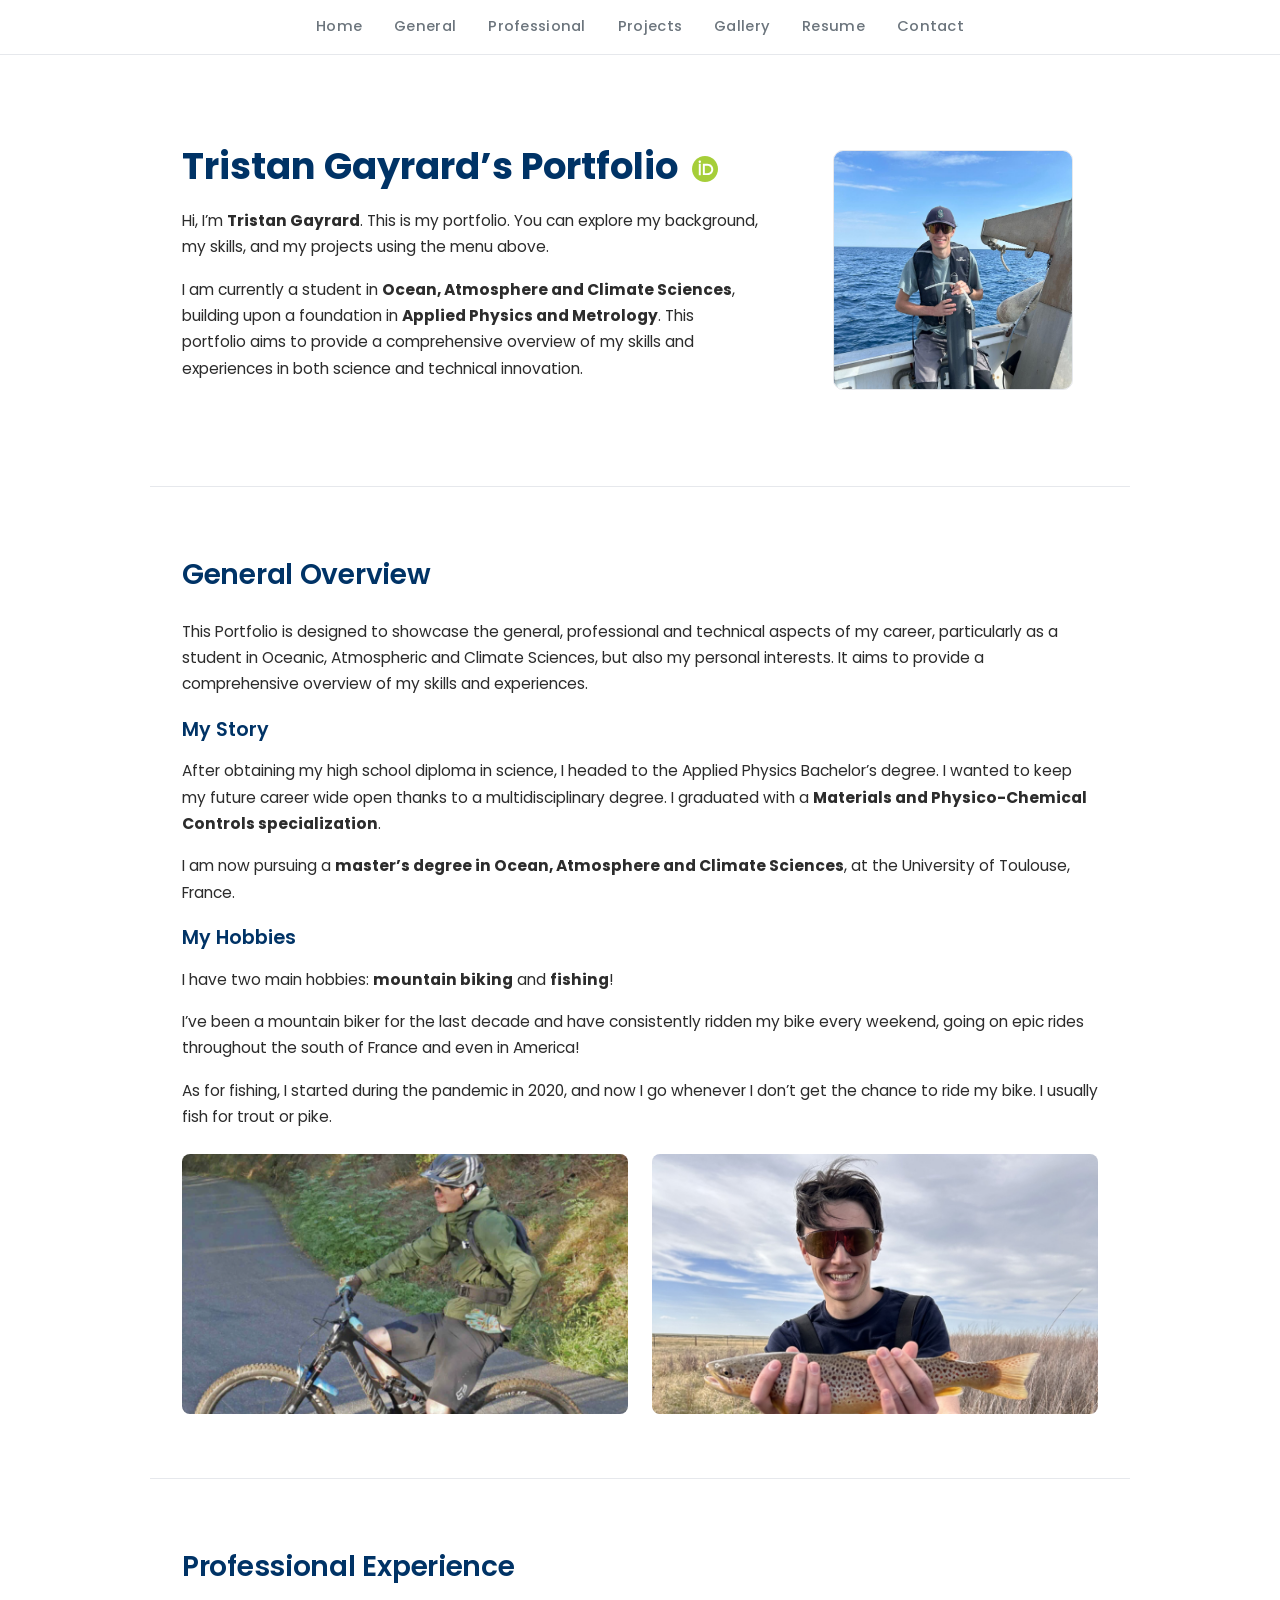
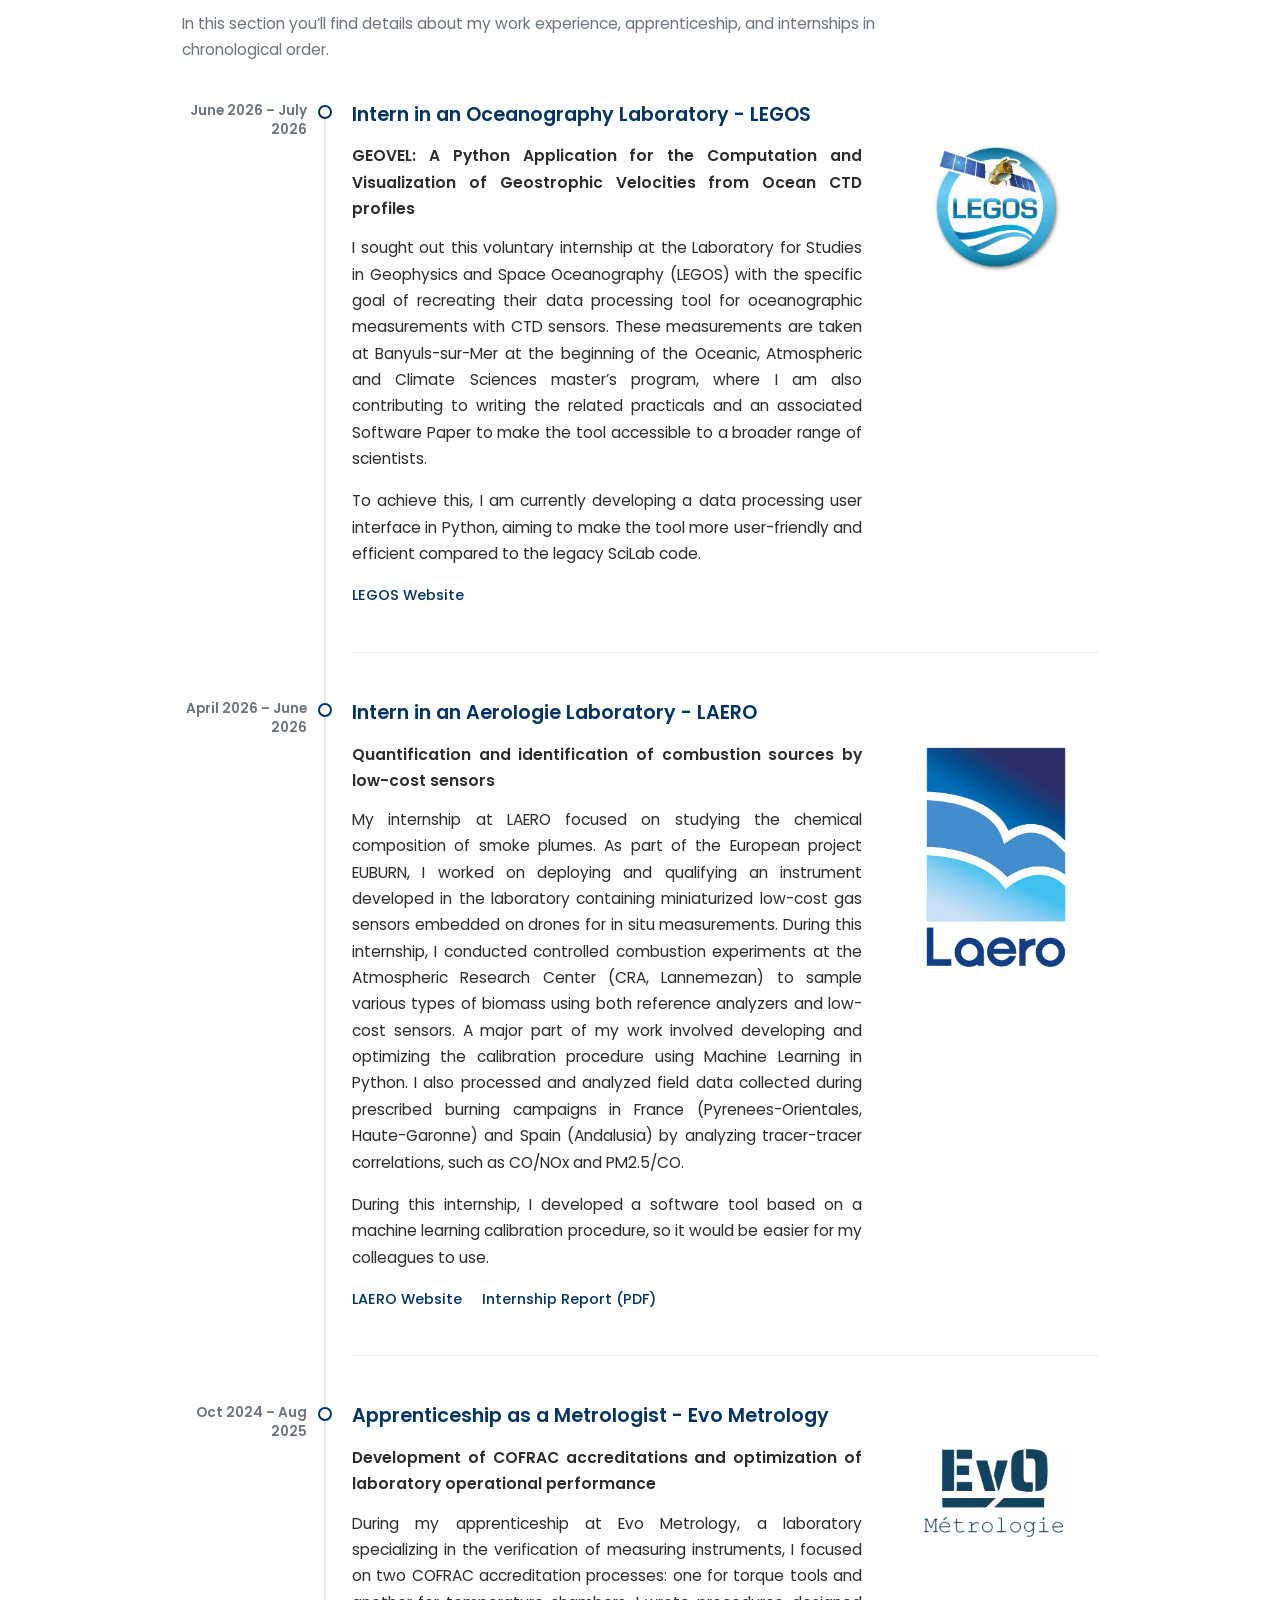
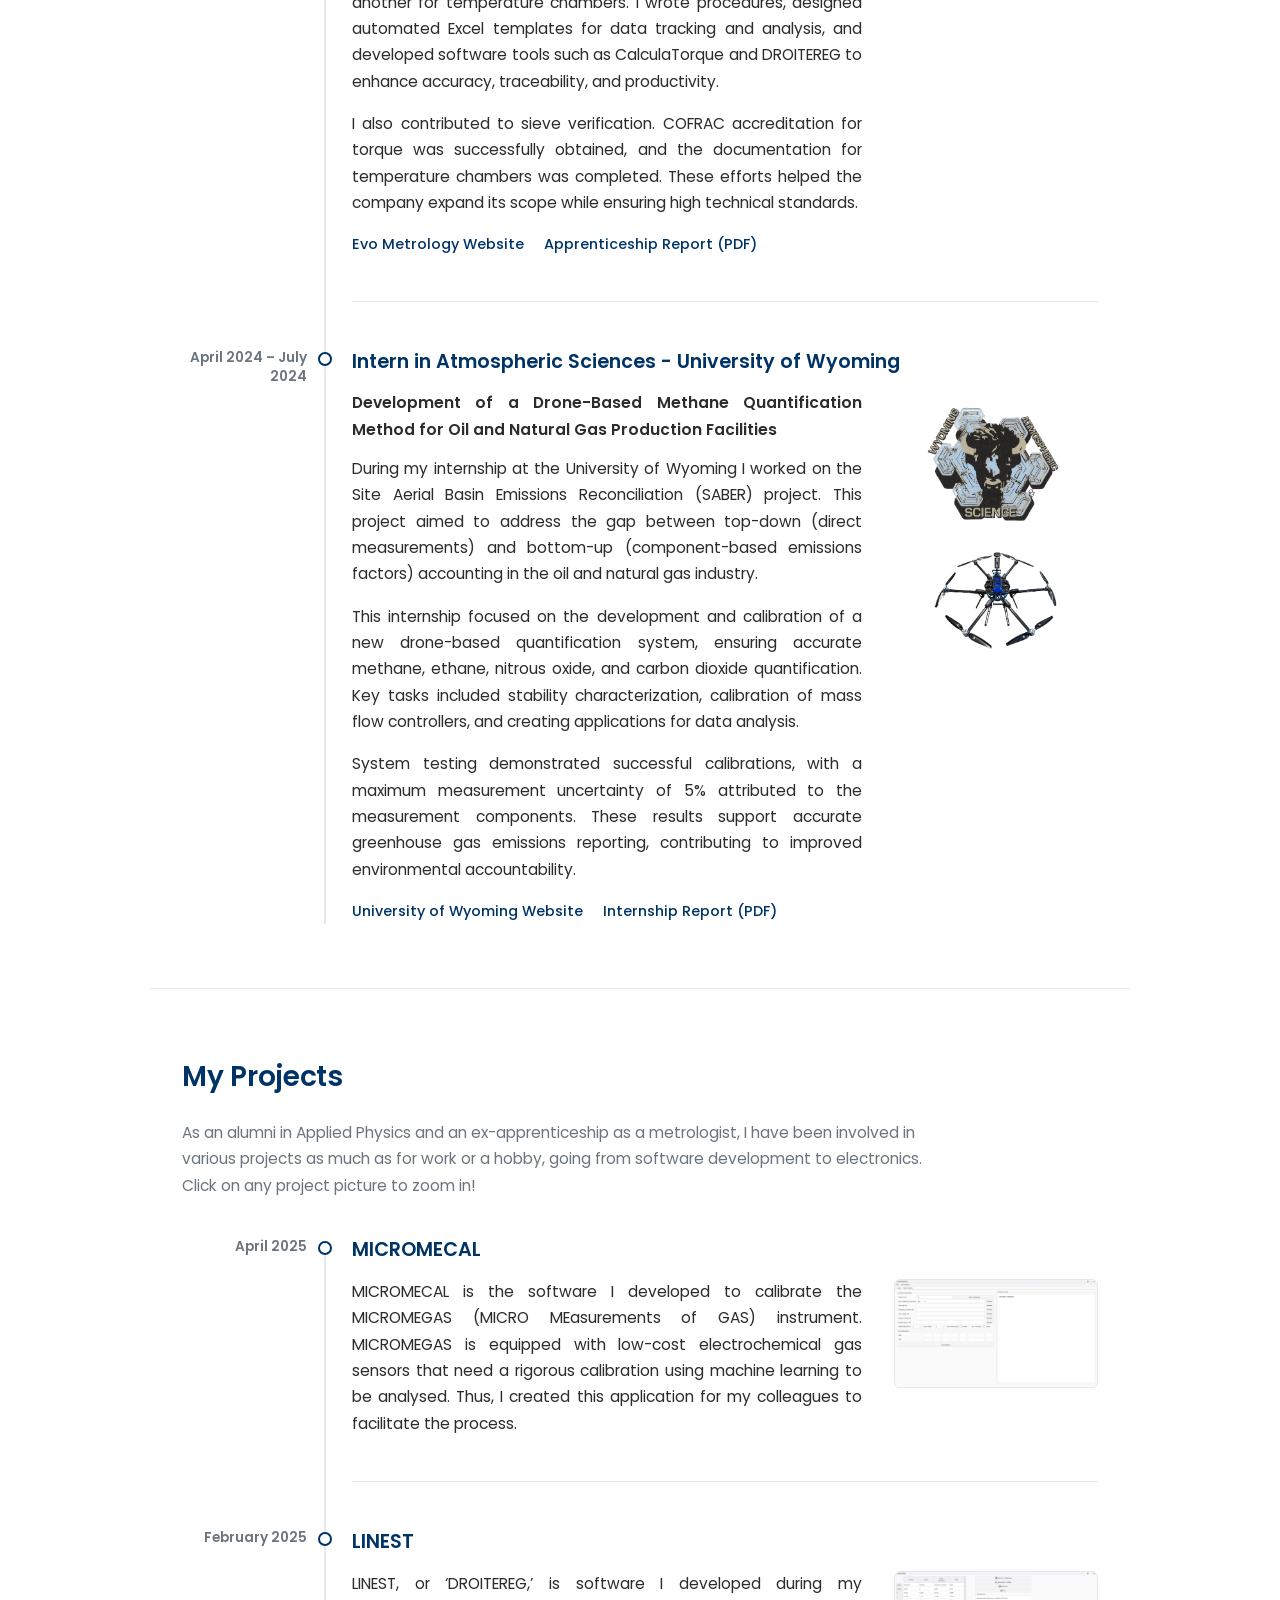
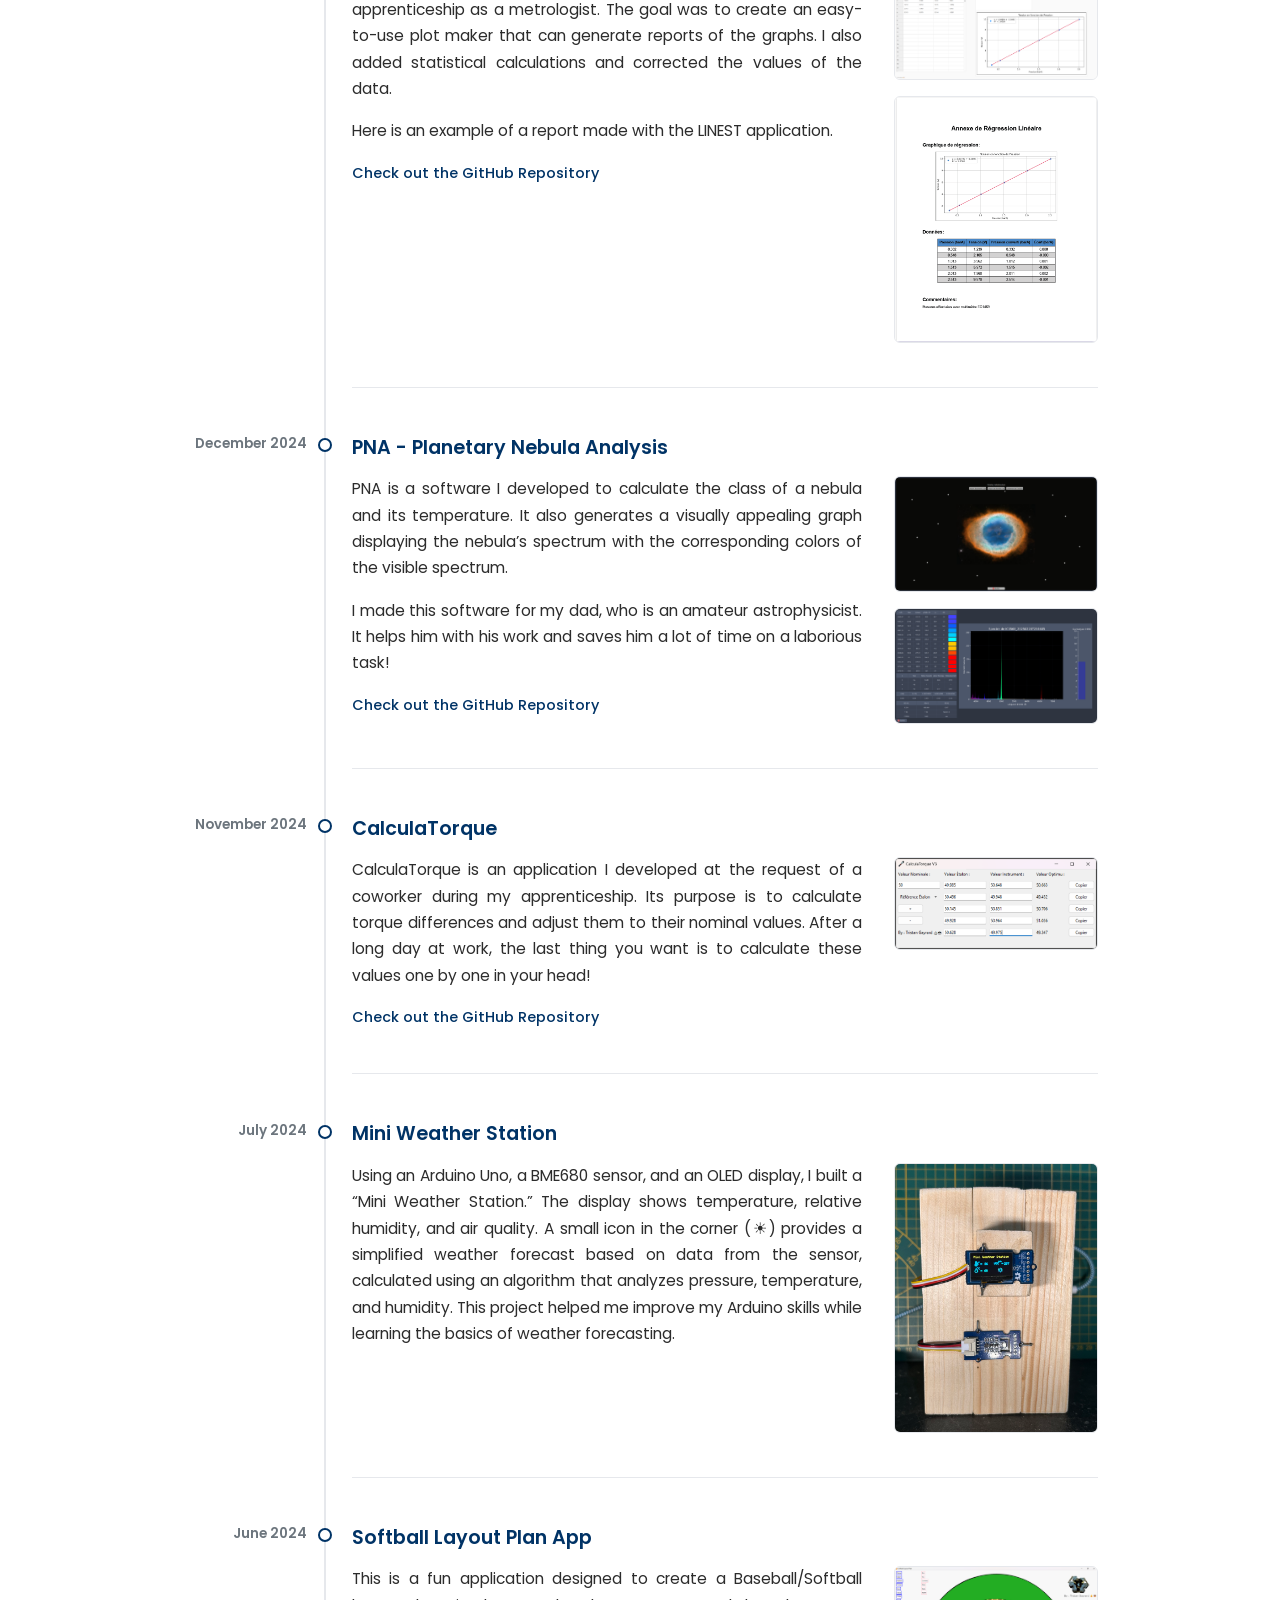
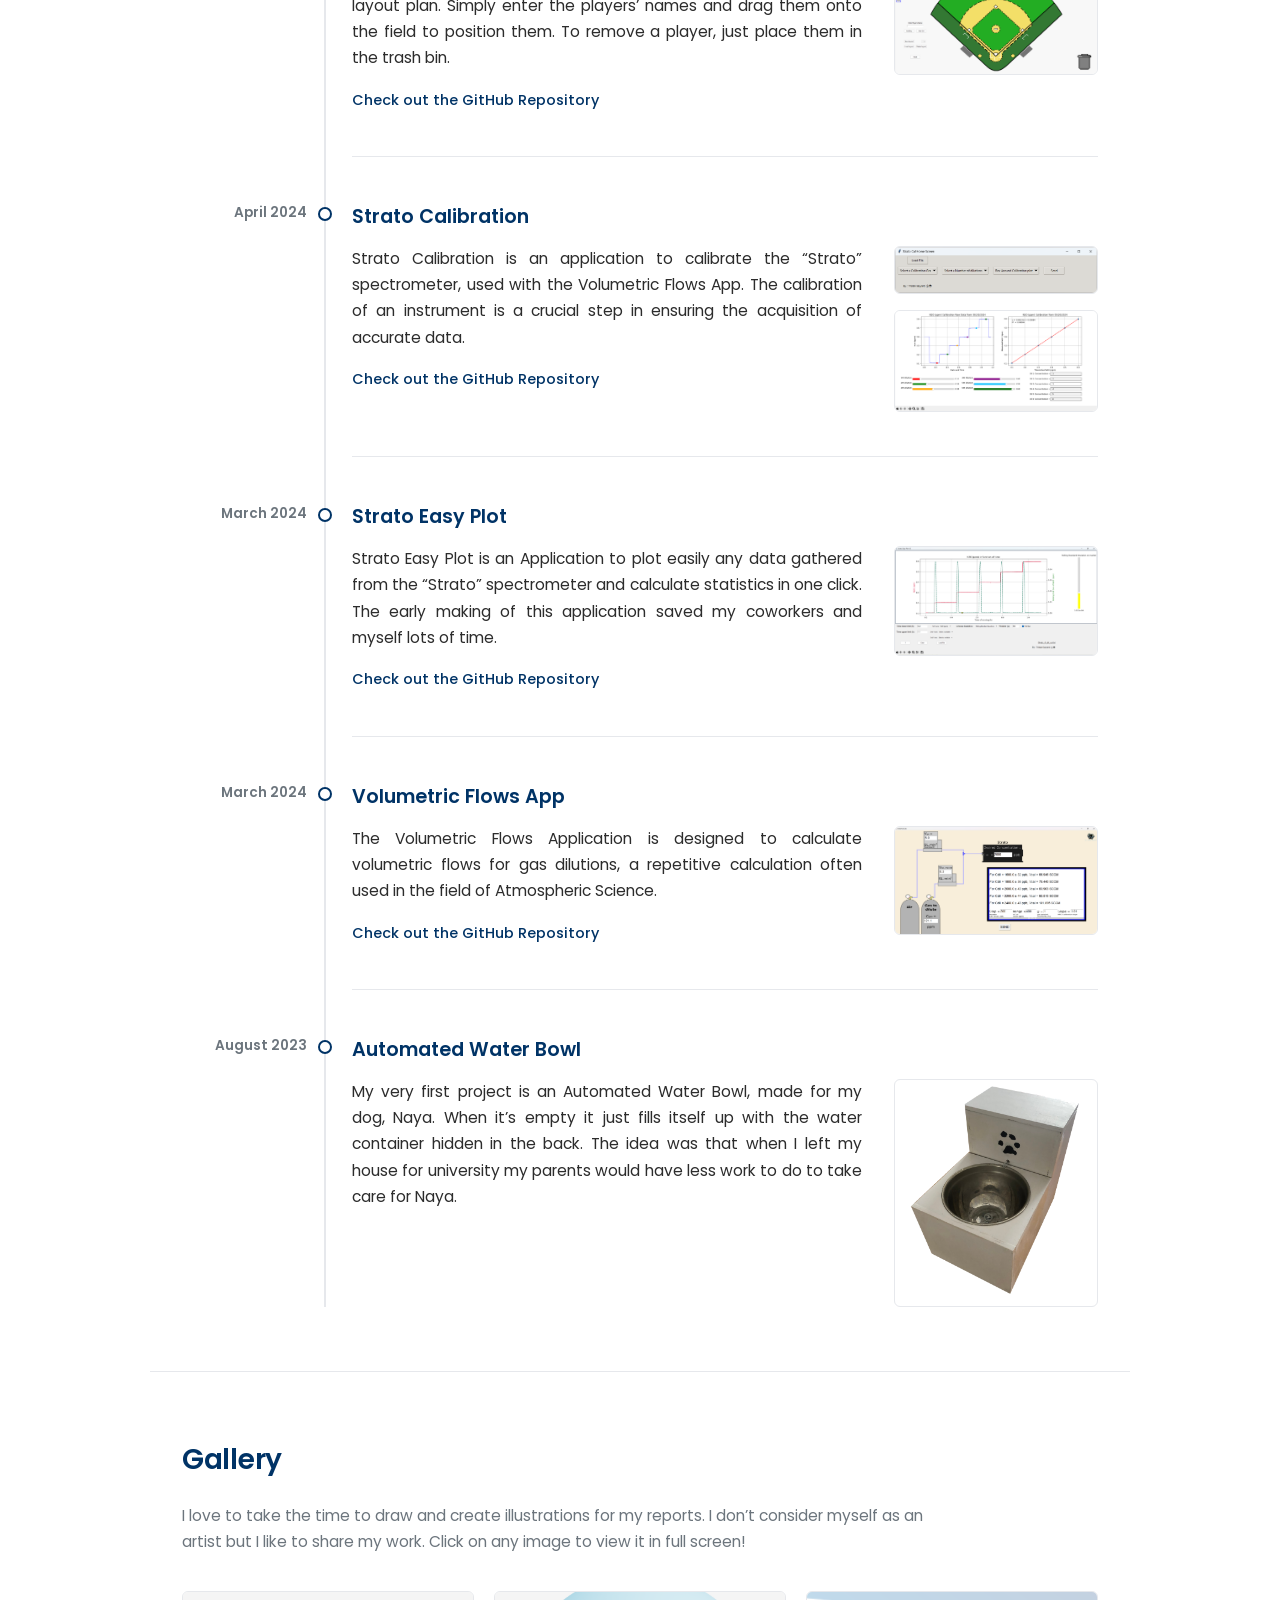
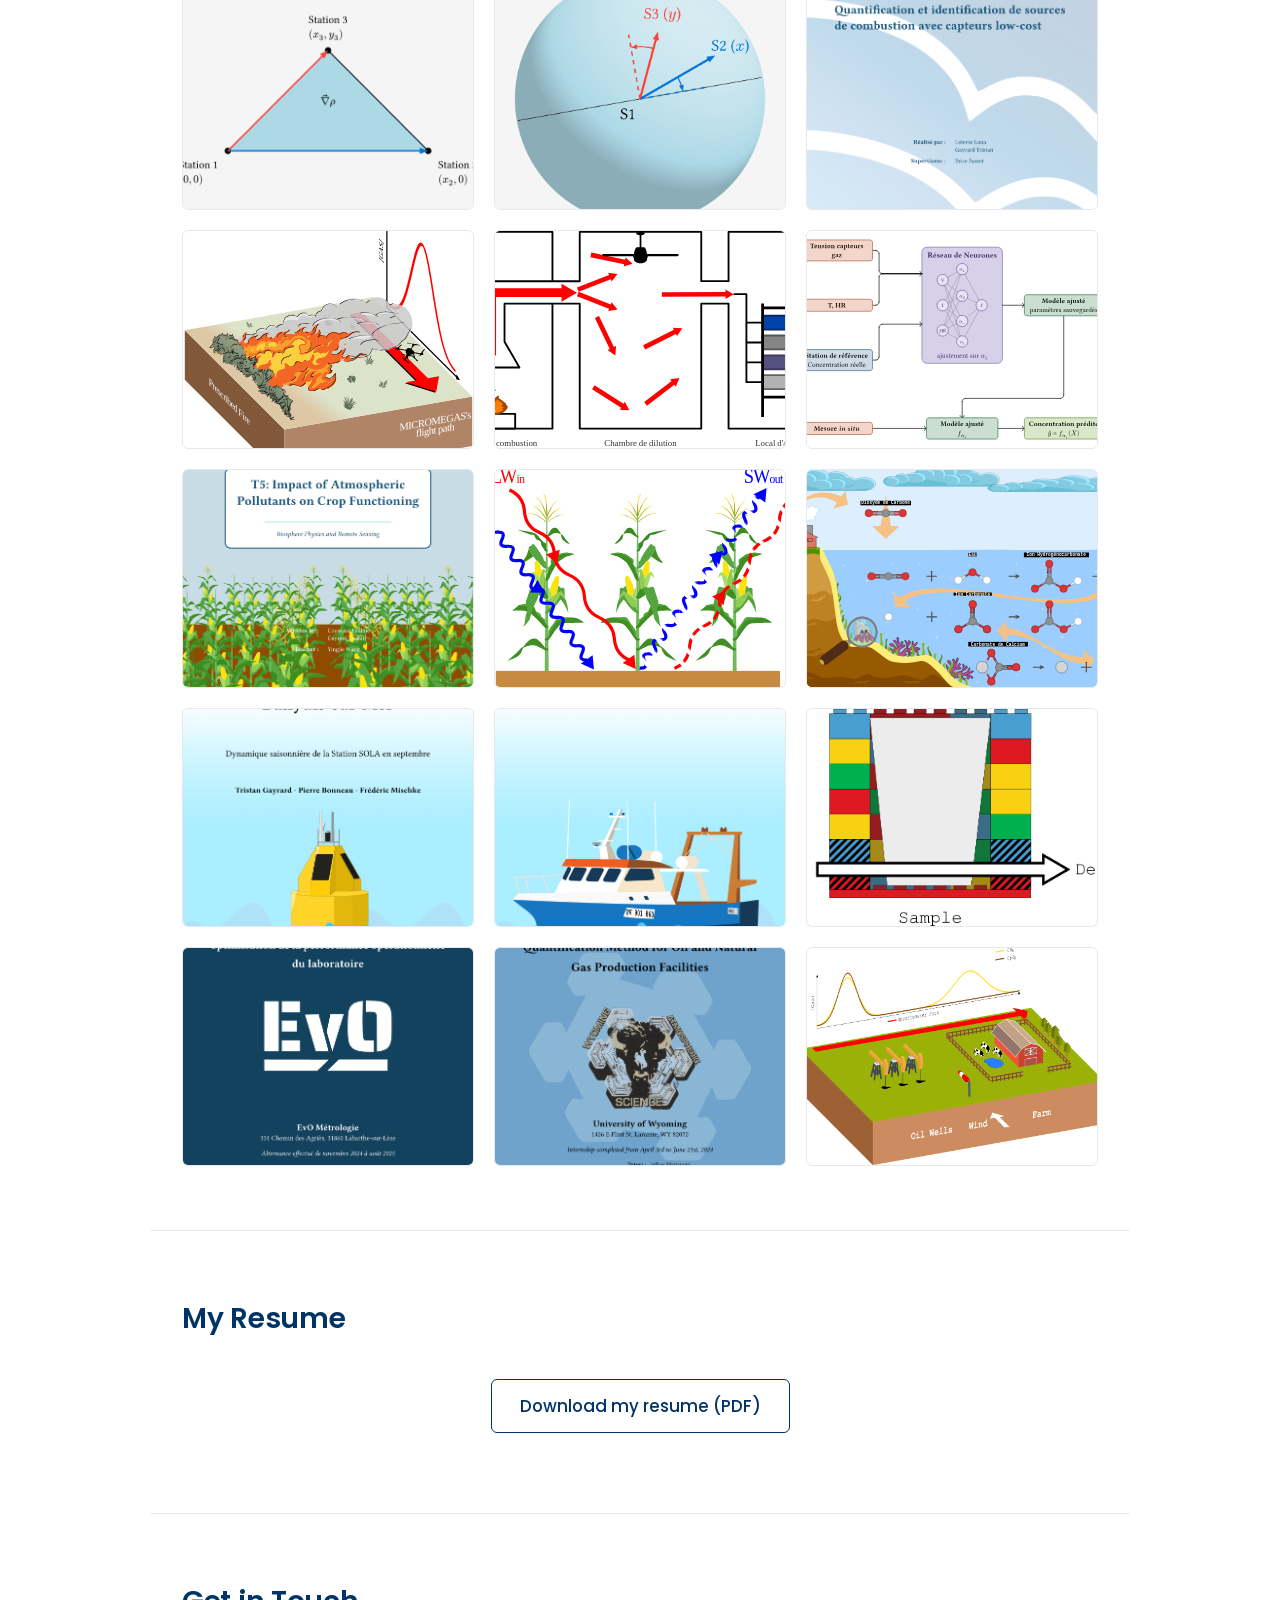
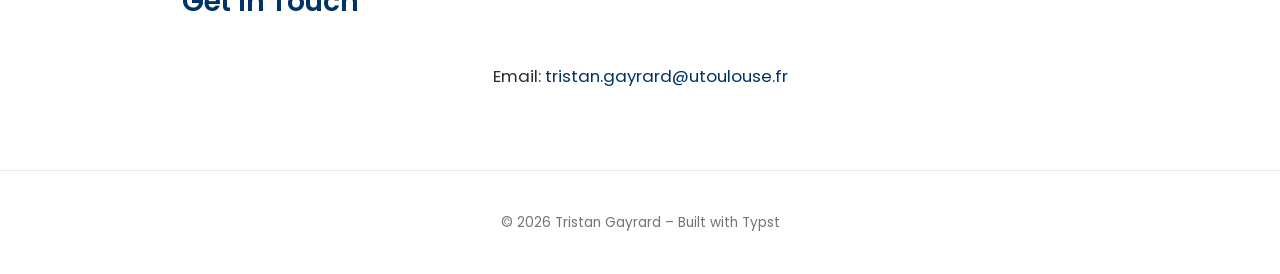
<file: index.html>
<!DOCTYPE html><html lang="en"><head><meta charset="UTF-8"><meta name="viewport" content="width=device-width, initial-scale=1.0"><title>Tristan Gayrard's Portfolio</title><link rel="stylesheet" href="https://fonts.googleapis.com/css2?family=Poppins:wght@300;400;500;600;700&amp;display=swap"><link rel="stylesheet" href="assets/style.css"></head><body><div id="image-modal" class="image-modal"><span class="close-modal">×</span> <img id="modal-image" alt></div><header><nav><a href="#home">Home</a> <a href="#general">General</a> <a href="#professional">Professional</a> <a href="#projects">Projects</a> <a href="#gallery">Gallery</a> <a href="#resume">Resume</a> <a href="#contact">Contact</a></nav></header><main><section class="section" id="home"><div class="hero"><div class="hero-text"><h1>Tristan Gayrard’s Portfolio <a href="https://orcid.org/0009-0004-0056-0742" target="_blank" rel="noopener noreferrer" class="orcid-link" title="ORCID Profile"><img src="resources/logos/orcid.svg" alt="ORCID ID logo"></a></h1><p>Hi, I’m <strong>Tristan Gayrard</strong>. This is my portfolio. You can explore my background, my skills, and my projects using the menu above.</p><p>I am currently a student in <strong>Ocean, Atmosphere and Climate Sciences</strong>, building upon a foundation in <strong>Applied Physics and Metrology</strong>. This portfolio aims to provide a comprehensive overview of my skills and experiences in both science and technical innovation.</p></div><div class="hero-photo"><img src="resources/pictures/boat_pic.jpg" alt="Tristan's Profile Picture"></div></div></section><section class="section" id="general"><h2>General Overview</h2><p>This Portfolio is designed to showcase the general, professional and technical aspects of my career, particularly as a student in Oceanic, Atmospheric and Climate Sciences, but also my personal interests. It aims to provide a comprehensive overview of my skills and experiences.</p><h3>My Story</h3><p>After obtaining my high school diploma in science, I headed to the Applied Physics Bachelor’s degree. I wanted to keep my future career wide open thanks to a multidisciplinary degree. I graduated with a <strong>Materials and Physico-Chemical Controls specialization</strong>.</p><p>I am now pursuing a <strong>master’s degree in Ocean, Atmosphere and Climate Sciences</strong>, at the University of Toulouse, France.</p><h3>My Hobbies</h3><p>I have two main hobbies: <strong>mountain biking</strong> and <strong>fishing</strong>!</p><p>I’ve been a mountain biker for the last decade and have consistently ridden my bike every weekend, going on epic rides throughout the south of France and even in America!</p><p>As for fishing, I started during the pandemic in 2020, and now I go whenever I don’t get the chance to ride my bike. I usually fish for trout or pike.</p><div class="photo-row"><img src="resources/pictures/bike_pic.png" alt="Mountain Biking" style="object-position: 50% 20%;"> <img src="resources/pictures/fish_pic.jpg" alt="Fishing" style="object-position: 50% 20%;"></div></section><section class="section" id="professional"><h2>Professional Experience</h2><p class="section-intro">In this section you’ll find details about my work experience, apprenticeship, and internships in chronological order.</p><div class="timeline timeline--logos"><div class="timeline-item"><div class="timeline-date">June 2026 – July 2026</div><div class="timeline-content"><h3>Intern in an Oceanography Laboratory - LEGOS</h3><div class="two-columns"><div class="text-col"><p class="item-subtitle">GEOVEL: A Python Application for the Computation and Visualization of Geostrophic Velocities from Ocean CTD profiles</p><p>I sought out this voluntary internship at the Laboratory for Studies in Geophysics and Space Oceanography (LEGOS) with the specific goal of recreating their data processing tool for oceanographic measurements with CTD sensors. These measurements are taken at Banyuls-sur-Mer at the beginning of the Oceanic, Atmospheric and Climate Sciences master’s program, where I am also contributing to writing the related practicals and an associated Software Paper to make the tool accessible to a broader range of scientists.</p><p>To achieve this, I am currently developing a data processing user interface in Python, aiming to make the tool more user-friendly and efficient compared to the legacy SciLab code.</p><div class="item-links"><a href="https://www.legos.omp.eu" target="_blank" rel="noopener noreferrer">LEGOS Website</a></div></div><div class="media-col"><img src="resources/logos/logo_legos.jpg" alt="LEGOS Logo"></div></div></div></div><div class="timeline-item"><div class="timeline-date">April 2026 – June 2026</div><div class="timeline-content"><h3>Intern in an Aerologie Laboratory - LAERO</h3><div class="two-columns"><div class="text-col"><p class="item-subtitle">Quantification and identification of combustion sources by low-cost sensors</p><p>My internship at LAERO focused on studying the chemical composition of smoke plumes. As part of the European project EUBURN, I worked on deploying and qualifying an instrument developed in the laboratory containing miniaturized low-cost gas sensors embedded on drones for in situ measurements. During this internship, I conducted controlled combustion experiments at the Atmospheric Research Center (CRA, Lannemezan) to sample various types of biomass using both reference analyzers and low-cost sensors. A major part of my work involved developing and optimizing the calibration procedure using Machine Learning in Python. I also processed and analyzed field data collected during prescribed burning campaigns in France (Pyrenees-Orientales, Haute-Garonne) and Spain (Andalusia) by analyzing tracer-tracer correlations, such as CO/NOx and PM2.5/CO.</p><p>During this internship, I developed a software tool based on a machine learning calibration procedure, so it would be easier for my colleagues to use.</p><div class="item-links"><a href="https://laero.omp.eu" target="_blank" rel="noopener noreferrer">LAERO Website</a><a href="resources/reports/LAERO_Internship_Report_Tristan_Gayrard.pdf" download target="_blank" rel="noopener noreferrer">Internship Report (PDF)</a></div></div><div class="media-col"><img src="resources/logos/logo_laero.jpg" alt="LAERO Logo"></div></div></div></div><div class="timeline-item"><div class="timeline-date">Oct 2024 – Aug 2025</div><div class="timeline-content"><h3>Apprenticeship as a Metrologist - Evo Metrology</h3><div class="two-columns"><div class="text-col"><p class="item-subtitle">Development of COFRAC accreditations and optimization of laboratory operational performance</p><p>During my apprenticeship at Evo Metrology, a laboratory specializing in the verification of measuring instruments, I focused on two COFRAC accreditation processes: one for torque tools and another for temperature chambers. I wrote procedures, designed automated Excel templates for data tracking and analysis, and developed software tools such as CalculaTorque and DROITEREG to enhance accuracy, traceability, and productivity.</p><p>I also contributed to sieve verification. COFRAC accreditation for torque was successfully obtained, and the documentation for temperature chambers was completed. These efforts helped the company expand its scope while ensuring high technical standards.</p><div class="item-links"><a href="https://www.evometrologie.com/" target="_blank" rel="noopener noreferrer">Evo Metrology Website</a><a href="resources/reports/EVO_Apprenticeship_Report_Tristan_Gayrard.pdf" download target="_blank" rel="noopener noreferrer">Apprenticeship Report (PDF)</a></div></div><div class="media-col"><img src="resources/logos/logo_evo.png" alt="Evo Metrology Logo"></div></div></div></div><div class="timeline-item"><div class="timeline-date">April 2024 – July 2024</div><div class="timeline-content"><h3>Intern in Atmospheric Sciences - University of Wyoming</h3><div class="two-columns"><div class="text-col"><p class="item-subtitle">Development of a Drone-Based Methane Quantification Method for Oil and Natural Gas Production Facilities</p><p>During my internship at the University of Wyoming I worked on the Site Aerial Basin Emissions Reconciliation (SABER) project. This project aimed to address the gap between top-down (direct measurements) and bottom-up (component-based emissions factors) accounting in the oil and natural gas industry.</p><p>This internship focused on the development and calibration of a new drone-based quantification system, ensuring accurate methane, ethane, nitrous oxide, and carbon dioxide quantification. Key tasks included stability characterization, calibration of mass flow controllers, and creating applications for data analysis.</p><p>System testing demonstrated successful calibrations, with a maximum measurement uncertainty of 5% attributed to the measurement components. These results support accurate greenhouse gas emissions reporting, contributing to improved environmental accountability.</p><div class="item-links"><a href="https://www.uwyo.edu/atsc/index.html" target="_blank" rel="noopener noreferrer">University of Wyoming Website</a><a href="resources/reports/UW_Internship_Report_Tristan_Gayrard.pdf" download target="_blank" rel="noopener noreferrer">Internship Report (PDF)</a></div></div><div class="media-col"><img src="resources/logos/logo_uwyo.png" alt="University of Wyoming Logo"><img src="resources/pictures/drone.png" alt="Greenhouse gas measuring drone"></div></div></div></div></div></section><section class="section" id="projects"><h2>My Projects</h2><p class="section-intro">As an alumni in Applied Physics and an ex-apprenticeship as a metrologist, I have been involved in various projects as much as for work or a hobby, going from software development to electronics. Click on any project picture to zoom in!</p><div class="timeline timeline--projects"><div class="timeline-item"><div class="timeline-date">April 2025</div><div class="timeline-content"><h3>MICROMECAL</h3><div class="two-columns"><div class="text-col">MICROMECAL is the software I developed to calibrate the MICROMEGAS (MICRO MEasurements of GAS) instrument. MICROMEGAS is equipped with low-cost electrochemical gas sensors that need a rigorous calibration using machine learning to be analysed. Thus, I created this application for my colleagues to facilitate the process.</div><div class="media-col"><img src="resources/app_screenshots/MICROMECAL/MICROMECAL1.png" alt="MICROMECAL Software Screenshot 1"></div></div></div></div><div class="timeline-item"><div class="timeline-date">February 2025</div><div class="timeline-content"><h3>LINEST</h3><div class="two-columns"><div class="text-col"><p>LINEST, or ‘DROITEREG,’ is software I developed during my apprenticeship as a metrologist. The goal was to create an easy-to-use plot maker that can generate reports of the graphs. I also added statistical calculations and corrected the values of the data.</p><p>Here is an example of a report made with the LINEST application.</p><div class="item-links"><a href="https://github.com/NATRIST-0/DROITEREG" target="_blank" rel="noopener noreferrer">Check out the GitHub Repository</a></div></div><div class="media-col"><img src="resources/app_screenshots/DROITEREG/DROITEREG1.png" alt="LINEST Software Screenshot 1"><img src="resources/app_screenshots/DROITEREG/DROITEREG2.png" alt="LINEST Report Example"></div></div></div></div><div class="timeline-item"><div class="timeline-date">December 2024</div><div class="timeline-content"><h3>PNA - Planetary Nebula Analysis</h3><div class="two-columns"><div class="text-col"><p>PNA is a software I developed to calculate the class of a nebula and its temperature. It also generates a visually appealing graph displaying the nebula’s spectrum with the corresponding colors of the visible spectrum.</p><p>I made this software for my dad, who is an amateur astrophysicist. It helps him with his work and saves him a lot of time on a laborious task!</p><div class="item-links"><a href="https://github.com/NATRIST-0/Planetary-Nebula-Analysis" target="_blank" rel="noopener noreferrer">Check out the GitHub Repository</a></div></div><div class="media-col"><img src="resources/app_screenshots/PNA/PNA1.png" alt="PNA Software Screenshot 1"><img src="resources/app_screenshots/PNA/PNA2.png" alt="PNA Software Screenshot 2"></div></div></div></div><div class="timeline-item"><div class="timeline-date">November 2024</div><div class="timeline-content"><h3>CalculaTorque</h3><div class="two-columns"><div class="text-col">CalculaTorque is an application I developed at the request of a coworker during my apprenticeship. Its purpose is to calculate torque differences and adjust them to their nominal values. After a long day at work, the last thing you want is to calculate these values one by one in your head!<div class="item-links"><a href="https://github.com/NATRIST-0/CalculaTorque" target="_blank" rel="noopener noreferrer">Check out the GitHub Repository</a></div></div><div class="media-col"><img src="resources/app_screenshots/CalculaTorque/CalculaTorque.png" alt="CalculaTorque Screenshot"></div></div></div></div><div class="timeline-item"><div class="timeline-date">July 2024</div><div class="timeline-content"><h3>Mini Weather Station</h3><div class="two-columns"><div class="text-col">Using an Arduino Uno, a BME680 sensor, and an OLED display, I built a “Mini Weather Station.” The display shows temperature, relative humidity, and air quality. A small icon in the corner (☀) provides a simplified weather forecast based on data from the sensor, calculated using an algorithm that analyzes pressure, temperature, and humidity. This project helped me improve my Arduino skills while learning the basics of weather forecasting.</div><div class="media-col"><img src="resources/pictures/mini_weather_station.jpg" alt="Mini Weather Station"></div></div></div></div><div class="timeline-item"><div class="timeline-date">June 2024</div><div class="timeline-content"><h3>Softball Layout Plan App</h3><div class="two-columns"><div class="text-col">This is a fun application designed to create a Baseball/Softball layout plan. Simply enter the players’ names and drag them onto the field to position them. To remove a player, just place them in the trash bin.<div class="item-links"><a href="https://github.com/NATRIST-0/Softball_Layout_Plan_App" target="_blank" rel="noopener noreferrer">Check out the GitHub Repository</a></div></div><div class="media-col"><img src="resources/app_screenshots/Softball/Softball.png" alt="Softball Layout Plan App Screenshot"></div></div></div></div><div class="timeline-item"><div class="timeline-date">April 2024</div><div class="timeline-content"><h3>Strato Calibration</h3><div class="two-columns"><div class="text-col">Strato Calibration is an application to calibrate the “Strato” spectrometer, used with the Volumetric Flows App. The calibration of an instrument is a crucial step in ensuring the acquisition of accurate data.<div class="item-links"><a href="https://github.com/NATRIST-0/Strato_Calibration" target="_blank" rel="noopener noreferrer">Check out the GitHub Repository</a></div></div><div class="media-col"><img src="resources/app_screenshots/StratoCalibration/StratoCalibration1.png" alt="Strato Calibration Screenshot 1"><img src="resources/app_screenshots/StratoCalibration/StratoCalibration2.png" alt="Strato Calibration Screenshot 2"></div></div></div></div><div class="timeline-item"><div class="timeline-date">March 2024</div><div class="timeline-content"><h3>Strato Easy Plot</h3><div class="two-columns"><div class="text-col">Strato Easy Plot is an Application to plot easily any data gathered from the “Strato” spectrometer and calculate statistics in one click. The early making of this application saved my coworkers and myself lots of time.<div class="item-links"><a href="https://github.com/NATRIST-0/Strato_Easy_Plot_VC" target="_blank" rel="noopener noreferrer">Check out the GitHub Repository</a></div></div><div class="media-col"><img src="resources/app_screenshots/StratoEasyPlot/StratoEasyPlot.png" alt="Strato Easy Plot Screenshot"></div></div></div></div><div class="timeline-item"><div class="timeline-date">March 2024</div><div class="timeline-content"><h3>Volumetric Flows App</h3><div class="two-columns"><div class="text-col">The Volumetric Flows Application is designed to calculate volumetric flows for gas dilutions, a repetitive calculation often used in the field of Atmospheric Science.<div class="item-links"><a href="https://github.com/NATRIST-0/DiluFlowCalc" target="_blank" rel="noopener noreferrer">Check out the GitHub Repository</a></div></div><div class="media-col"><img src="resources/app_screenshots/DiluFlowCalc/DFC.png" alt="Volumetric Flows App Screenshot"></div></div></div></div><div class="timeline-item"><div class="timeline-date">August 2023</div><div class="timeline-content"><h3>Automated Water Bowl</h3><div class="two-columns"><div class="text-col">My very first project is an Automated Water Bowl, made for my dog, Naya. When it’s empty it just fills itself up with the water container hidden in the back. The idea was that when I left my house for university my parents would have less work to do to take care for Naya.</div><div class="media-col"><img src="resources/pictures/water_bowl.png" alt="Automated Water Bowl"></div></div></div></div></div></section><section class="section" id="gallery"><h2>Gallery</h2><p class="section-intro">I love to take the time to draw and create illustrations for my reports. I don’t consider myself as an artist but I like to share my work. Click on any image to view it in full screen!</p><div class="gallery-grid"><div class="gallery-item"><img src="resources/gallery/flat_projection.png" alt="Practical work illustration"><div class="gallery-overlay"><h3>Practical work illustration</h3><span>June 2026</span></div></div><div class="gallery-item"><img src="resources/gallery/sphere_projection.png" alt="Practical work illustration"><div class="gallery-overlay"><h3>Practical work illustration</h3><span>June 2026</span></div></div><div class="gallery-item"><img src="resources/gallery/report_LEARO_first_page.png" alt="Internship report first page LEARO"><div class="gallery-overlay"><h3>Internship report first page</h3><span>May 2026</span></div></div><div class="gallery-item"><img src="resources/gallery/BB_illustration.svg" alt="LAERO Internship Illustration"><div class="gallery-overlay"><h3>Report illustration</h3><span>May 2026</span></div></div><div class="gallery-item"><img src="resources/gallery/combustion_chamber_illustration.svg" alt="LAERO Internship Illustration"><div class="gallery-overlay"><h3>Report illustration</h3><span>May 2026</span></div></div><div class="gallery-item"><img src="resources/gallery/ML_process.svg" alt="LAERO Internship Illustration"><div class="gallery-overlay"><h3>Oral presentation illustration</h3><span>May 2026</span></div></div><div class="gallery-item"><img src="resources/gallery/report_DART_first_page.png" alt="Report first page DART"><div class="gallery-overlay"><h3>Report first page</h3><span>April 2026</span></div></div><div class="gallery-item"><img src="resources/gallery/net_radiation_illustration.svg" alt="Net radiation illustration"><div class="gallery-overlay"><h3>Report illustration</h3><span>March 2026</span></div></div><div class="gallery-item"><img src="resources/gallery/ocean_acidification.svg" alt="Ocean Acidification illustration"><div class="gallery-overlay"><h3>Oral presentation illustration</h3><span>November 2025</span></div></div><div class="gallery-item"><img src="resources/gallery/report_SOLA_first_page.png" alt="Report first page SOLA"><div class="gallery-overlay"><h3>Report first page</h3><span>October 2025</span></div></div><div class="gallery-item"><img src="resources/gallery/report_SOLA_last_page.png" alt="Report last page SOLA"><div class="gallery-overlay"><h3>Report last page</h3><span>October 2025</span></div></div><div class="gallery-item"><img src="resources/gallery/lego_spectro.png" alt="Lego spectro"><div class="gallery-overlay"><h3>Report illustration</h3><span>October 2025</span></div></div><div class="gallery-item"><img src="resources/gallery/report_EVO_first_page.png" alt="Apprenticeship report first page"><div class="gallery-overlay"><h3>Apprenticeship report first page</h3><span>December 2025</span></div></div><div class="gallery-item"><img src="resources/gallery/report_UW_first_page.png" alt="Internship report first page UW"><div class="gallery-overlay"><h3>Internship report first page</h3><span>June 2024</span></div></div><div class="gallery-item"><img src="resources/gallery/tracer_illustration.png" alt="Tracer illustration"><div class="gallery-overlay"><h3>Report illustration</h3><span>December 2025</span></div></div></div></section><section class="section" id="resume"><h2>My Resume</h2><div class="centered-box"><a href="resources/CV_Gayrard_Tristan.pdf" download target="_blank" rel="noopener noreferrer" class="btn-primary">Download my resume (PDF)</a></div></section><section class="section" id="contact"><h2>Get in Touch</h2><div class="centered-box">Email: <a href="mailto:tristan.gayrard@utoulouse.fr">tristan.gayrard@utoulouse.fr</a></div></section></main><footer>© 2026 Tristan Gayrard – Built with Typst</footer><script src="assets/lightbox.js"></script></body></html>
</file>
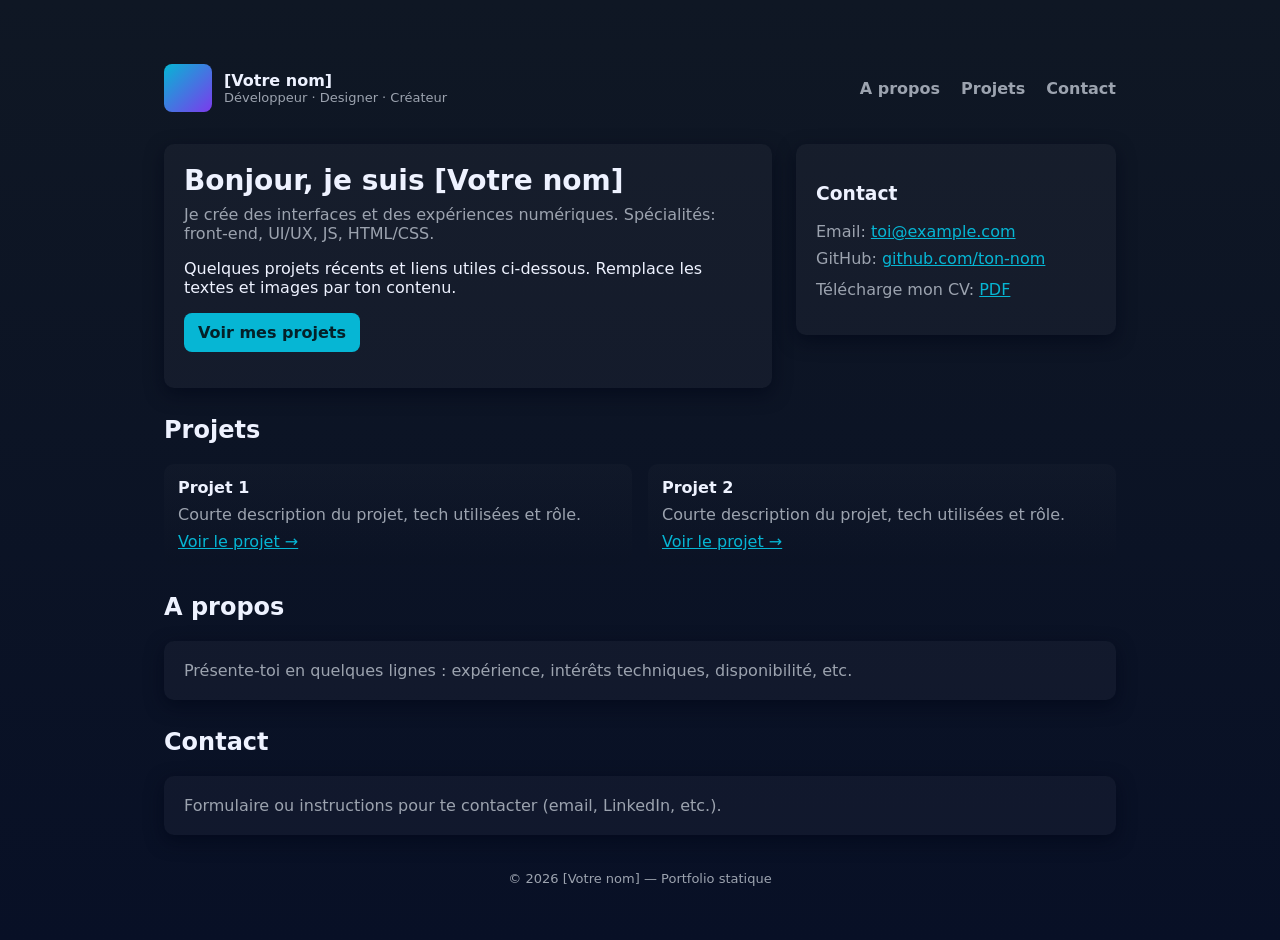
<file: main.html>
<!doctype html>
<html lang="fr">
<head>
    <meta charset="utf-8" />
    <meta name="viewport" content="width=device-width,initial-scale=1" />
    <title>Mon portfolio</title>
    <meta name="description" content="Portfolio de [Votre nom] — développeur, designer, etc." />

    <!-- Styles de base -->
    <style>
        :root{
            --bg:#0f1724; --card:#111827; --muted:#9ca3af; --accent:#06b6d4; --white:#eef2ff;
            --radius:10px; font-family: Inter, system-ui, -apple-system, "Segoe UI", Roboto, "Helvetica Neue", Arial;
        }
        *{box-sizing:border-box}
        html,body{height:100%;margin:0;background:linear-gradient(180deg,var(--bg),#081026);color:var(--white)}
        .container{max-width:1000px;margin:40px auto;padding:24px}
        header{display:flex;align-items:center;justify-content:space-between;gap:16px}
        .brand{display:flex;align-items:center;gap:12px}
        .logo{width:48px;height:48px;border-radius:8px;background:linear-gradient(135deg,var(--accent),#7c3aed)}
        nav a{color:var(--muted);text-decoration:none;margin-left:16px;font-weight:600}
        .hero{display:grid;grid-template-columns:1fr 320px;gap:24px;margin-top:32px;align-items:start}
        .card{background:rgba(255,255,255,0.03);padding:20px;border-radius:var(--radius);box-shadow:0 6px 18px rgba(2,6,23,0.6)}
        h1{margin:0 0 8px;font-size:28px}
        p.lead{color:var(--muted);margin:0 0 16px}
        .projects{display:grid;grid-template-columns:repeat(auto-fit,minmax(240px,1fr));gap:16px;margin-top:20px}
        .project{padding:14px;border-radius:10px;background:linear-gradient(180deg,rgba(255,255,255,0.02),rgba(0,0,0,0.02))}
        footer{margin-top:36px;color:var(--muted);font-size:13px;text-align:center}
        .btn{display:inline-block;padding:10px 14px;border-radius:8px;background:var(--accent);color:#042028;text-decoration:none;font-weight:700}
        @media (max-width:800px){.hero{grid-template-columns:1fr}}
    </style>
</head>
<body>
    <div class="container">
        <header>
            <div class="brand">
                <div class="logo" aria-hidden="true"></div>
                <div>
                    <div style="font-weight:800">[Votre nom]</div>
                    <div style="font-size:13px;color:var(--muted)">Développeur · Designer · Créateur</div>
                </div>
            </div>
            <nav>
                <a href="#about">A propos</a>
                <a href="#projects">Projets</a>
                <a href="#contact">Contact</a>
            </nav>
        </header>

        <section class="hero">
            <div class="card">
                <h1>Bonjour, je suis [Votre nom]</h1>
                <p class="lead">Je crée des interfaces et des expériences numériques. Spécialités: front-end, UI/UX, JS, HTML/CSS.</p>
                <p>Quelques projets récents et liens utiles ci-dessous. Remplace les textes et images par ton contenu.</p>
                <p style="margin-top:12px"><a class="btn" href="#projects">Voir mes projets</a></p>
            </div>

            <aside class="card">
                <h3>Contact</h3>
                <p style="color:var(--muted);margin:8px 0">Email: <a href="mailto:toi@example.com" style="color:var(--accent)">toi@example.com</a></p>
                <p style="color:var(--muted);margin:8px 0">GitHub: <a href="#" style="color:var(--accent)">github.com/ton-nom</a></p>
                <p style="margin-top:12px;color:var(--muted)">Télécharge mon CV: <a href="#" style="color:var(--accent)">PDF</a></p>
            </aside>
        </section>

        <section id="projects">
            <h2 style="margin-top:28px">Projets</h2>
            <div class="projects">
                <article class="project">
                    <strong>Projet 1</strong>
                    <p style="color:var(--muted);margin:8px 0">Courte description du projet, tech utilisées et rôle.</p>
                    <a href="#" style="color:var(--accent)">Voir le projet →</a>
                </article>

                <article class="project">
                    <strong>Projet 2</strong>
                    <p style="color:var(--muted);margin:8px 0">Courte description du projet, tech utilisées et rôle.</p>
                    <a href="#" style="color:var(--accent)">Voir le projet →</a>
                </article>

                <!-- Duplique les blocs de projet pour ajouter d'autres projets -->
            </div>
        </section>

        <section id="about" style="margin-top:28px">
            <h2>A propos</h2>
            <div class="card" style="margin-top:12px">
                <p style="color:var(--muted);margin:0">Présente-toi en quelques lignes : expérience, intérêts techniques, disponibilité, etc.</p>
            </div>
        </section>

        <section id="contact" style="margin-top:28px">
            <h2>Contact</h2>
            <div class="card" style="margin-top:12px">
                <p style="color:var(--muted);margin:0">Formulaire ou instructions pour te contacter (email, LinkedIn, etc.).</p>
            </div>
        </section>

        <footer>
            © <span id="year"></span> [Votre nom] — Portfolio statique
        </footer>
    </div>

    <script>
        // Petites améliorations JS
        document.getElementById('year').textContent = new Date().getFullYear();
    </script>
</body>
</html>
</file>
<file: assets/style.css>
:root {
    --primary: #003366;
    --primary-soft: #f2f6fa;
    --bg: #ffffff;
    --text: #2c2c2c;
    --muted: #6c757d;
    --border: #e6e8ec;
    --font: 'Poppins', -apple-system, BlinkMacSystemFont, 'Helvetica Neue', Arial, sans-serif;
}

* {
    box-sizing: border-box;
}

html {
    scroll-behavior: smooth;
}

body {
    margin: 0;
    font-family: var(--font);
    background: var(--bg);
    color: var(--text);
    line-height: 1.7;
    font-size: 15.5px;
}

/* --- Navigation (style -folio translucide) --- */
header {
    position: sticky;
    top: 0;
    z-index: 1000;
    background: rgba(255, 255, 255, 0.92);
    backdrop-filter: blur(8px);
    border-bottom: 1px solid var(--border);
    padding: 0.9rem 2rem;
}

nav {
    max-width: 1000px;
    margin: 0 auto;
    display: flex;
    justify-content: center;
    gap: 2rem;
    flex-wrap: wrap;
}

nav a {
    text-decoration: none;
    color: var(--muted);
    font-size: 0.92rem;
    font-weight: 500;
    letter-spacing: 0.02em;
    transition: color 0.2s ease;
}

nav a:hover {
    color: var(--primary);
}

/* --- Sections & Typographie --- */
.section {
    max-width: 980px;
    margin: 0 auto;
    padding: 4rem 2rem;
    border-bottom: 1px solid var(--border);
}

.section:last-of-type {
    border-bottom: none;
}

h1 {
    font-size: 2.3rem;
    font-weight: 700;
    color: var(--primary);
    margin: 0 0 1.2rem 0;
    line-height: 1.25;
}

h2 {
    font-size: 1.75rem;
    font-weight: 600;
    color: var(--primary);
    margin: 0 0 1.25rem 0;
    letter-spacing: -0.01em;
}

h3 {
    font-size: 1.2rem;
    font-weight: 600;
    color: var(--primary);
    margin: 0 0 0.75rem 0;
}

p {
    margin: 0 0 1rem 0;
}

a {
    color: var(--primary);
    text-decoration: none;
}

a:hover {
    text-decoration: underline;
}

.section-intro {
    color: var(--muted);
    margin-bottom: 2.2rem;
    max-width: 760px;
}

/* --- Hero (Home) --- */
.hero {
    display: flex;
    align-items: center;
    gap: 3rem;
    padding: 1.5rem 0;
}

.hero-text {
    flex: 2;
}

.hero-photo {
    flex: 1;
    display: flex;
    justify-content: center;
}

.hero-photo img {
    width: 240px;
    height: 240px;
    object-fit: cover;
    border-radius: 10px;
    border: 1px solid var(--border);
}

.orcid-link {
    display: inline-flex;
    vertical-align: middle;
    margin-left: 0.4rem;
}

.orcid-link img {
    width: 26px;
    height: 26px;
}

/* --- Photos (General / Hobbies) --- */
.photo-row {
    display: grid;
    grid-template-columns: repeat(2, 1fr);
    gap: 1.5rem;
    margin-top: 1.5rem;
}

.photo-row img {
    width: 100%;
    height: 260px;
    object-fit: cover;
    border-radius: 8px;
    cursor: zoom-in;
}

/* --- Timeline (Professional & Projects) --- */
.timeline {
    position: relative;
    margin-top: 2rem;
    padding-left: 170px;
}

.timeline::before {
    content: '';
    position: absolute;
    top: 0.4rem;
    bottom: 0;
    left: 142px;
    width: 2px;
    background: var(--border);
}

.timeline-item {
    position: relative;
    padding-bottom: 2.75rem;
    margin-bottom: 2.75rem;
    border-bottom: 1px solid var(--border);
}

.timeline-item:last-child {
    border-bottom: none;
    margin-bottom: 0;
    padding-bottom: 0;
}

.timeline-date {
    position: absolute;
    left: -170px;
    top: 0.15rem;
    width: 125px;
    text-align: right;
    font-size: 0.85rem;
    font-weight: 600;
    color: var(--muted);
    line-height: 1.4;
}

.timeline-item::before {
    content: '';
    position: absolute;
    left: -27px;
    top: 0.4rem;
    width: 10px;
    height: 10px;
    background: var(--bg);
    border: 2.5px solid var(--primary);
    border-radius: 50%;
    transform: translateX(-50%);
}

.item-subtitle {
    font-weight: 600;
    color: var(--text);
    margin-bottom: 0.8rem;
}

.two-columns {
    display: flex;
    gap: 2rem;
    align-items: flex-start;
}

.text-col {
    flex: 3;
    text-align: justify;
}

.media-col {
    flex: 1.2;
    display: flex;
    flex-direction: column;
    align-items: center;
    gap: 1rem;
}

.media-col img {
    width: 100%;
    height: auto;
    border-radius: 6px;
    border: 1px solid var(--border);
    background: #ffffff;
    cursor: zoom-in;
    transition: opacity 0.2s ease;
}

.media-col img:hover {
    opacity: 0.88;
}

/* Logos plus compacts dans Experience, captures plus larges dans Projects */
.timeline--logos .media-col img {
    max-width: 150px;
    border: none;
}

.timeline--projects .media-col img {
    max-width: 250px;
}

.item-links {
    display: flex;
    flex-wrap: wrap;
    gap: 1.25rem;
    margin-top: 1rem;
    font-size: 0.9rem;
    font-weight: 500;
}

/* --- Technical Skills --- */
.skills-grid {
    display: grid;
    grid-template-columns: repeat(auto-fit, minmax(280px, 1fr));
    gap: 1.25rem;
}

.skill-item {
    padding: 1.25rem 1.4rem;
    background: var(--primary-soft);
    border-left: 3px solid var(--primary);
    border-radius: 4px;
}

.skill-item h4 {
    margin: 0 0 0.5rem 0;
    font-size: 1rem;
    font-weight: 600;
    color: var(--primary);
}

.skill-item p {
    margin: 0;
    font-size: 0.9rem;
    color: var(--text);
}

/* --- Gallery (grille -folio avec overlay transparent au survol) --- */
.gallery-grid {
    display: grid;
    grid-template-columns: repeat(auto-fill, minmax(240px, 1fr));
    gap: 1.25rem;
}

.gallery-item {
    position: relative;
    aspect-ratio: 4 / 3;
    overflow: hidden;
    border-radius: 6px;
    border: 1px solid var(--border);
    background: #ffffff;
    cursor: zoom-in;
}

.gallery-item img {
    width: 100%;
    height: 100%;
    object-fit: cover;
    display: block;
    transition: transform 0.3s ease;
}

.gallery-overlay {
    position: absolute;
    inset: 0;
    background: rgba(0, 51, 102, 0.84);
    color: #ffffff;
    display: flex;
    flex-direction: column;
    justify-content: center;
    align-items: center;
    text-align: center;
    padding: 1rem;
    opacity: 0;
    transition: opacity 0.25s ease;
}

.gallery-overlay h3 {
    color: #ffffff;
    font-size: 1rem;
    margin: 0 0 0.25rem 0;
}

.gallery-overlay span {
    font-size: 0.82rem;
    opacity: 0.85;
}

.gallery-item:hover .gallery-overlay {
    opacity: 1;
}

.gallery-item:hover img {
    transform: scale(1.04);
}

/* --- Resume & Contact --- */
.centered-box {
    text-align: center;
    padding: 1rem 0;
    font-size: 1.05rem;
}

.btn-primary {
    display: inline-block;
    padding: 0.75rem 1.75rem;
    border: 1.5px solid var(--primary);
    color: var(--primary);
    border-radius: 6px;
    font-weight: 500;
    transition: background 0.2s ease, color 0.2s ease;
}

.btn-primary:hover {
    background: var(--primary);
    color: #ffffff;
    text-decoration: none;
}

/* --- Footer --- */
footer {
    text-align: center;
    padding: 2.5rem 1rem;
    font-size: 0.85rem;
    color: var(--muted);
    border-top: 1px solid var(--border);
}

/* --- Lightbox Modal --- */
.image-modal {
    display: none;
    position: fixed;
    z-index: 9999;
    inset: 0;
    background: rgba(0, 0, 0, 0.85);
    justify-content: center;
    align-items: center;
    padding: 2rem;
}

.image-modal img {
    max-width: 92%;
    max-height: 92%;
    background: #ffffff;
    padding: 8px;
    border-radius: 8px;
    box-shadow: 0 10px 40px rgba(0, 0, 0, 0.5);
}

.close-modal {
    position: absolute;
    top: 20px;
    right: 30px;
    font-size: 36px;
    color: #ffffff;
    cursor: pointer;
    user-select: none;
}

/* --- Responsive Mobile --- */
@media (max-width: 768px) {
    header {
        padding: 0.75rem 1rem;
    }

    nav {
        gap: 1rem;
    }

    .section {
        padding: 2.5rem 1.25rem;
    }

    .hero {
        flex-direction: column-reverse;
        text-align: center;
        gap: 1.5rem;
    }

    .photo-row {
        grid-template-columns: 1fr;
    }

    .two-columns {
        flex-direction: column;
        gap: 1.25rem;
    }

    .timeline {
        padding-left: 28px;
    }

    .timeline::before {
        left: 7px;
    }

    .timeline-date {
        position: static;
        width: auto;
        text-align: left;
        margin-bottom: 0.35rem;
    }

    .timeline-item::before {
        left: -20px;
        top: 0.35rem;
    }
}
</file>
